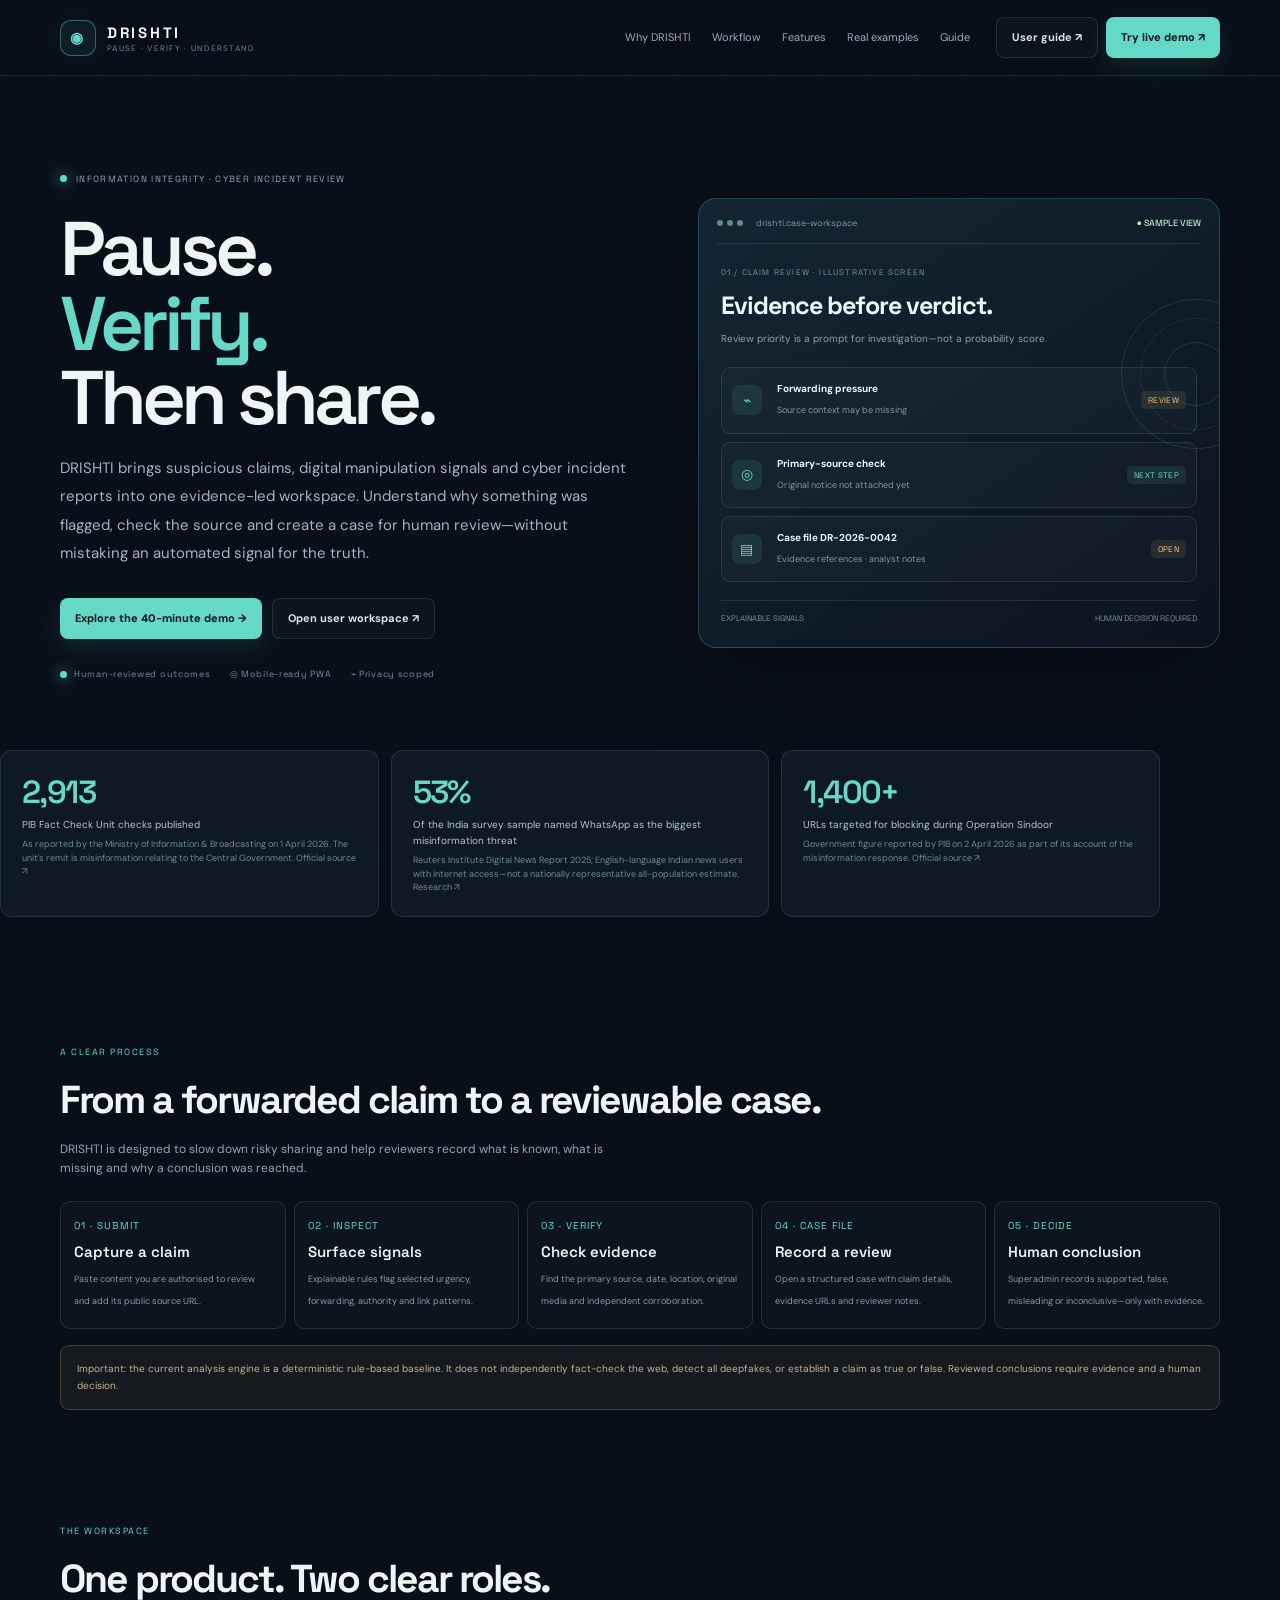
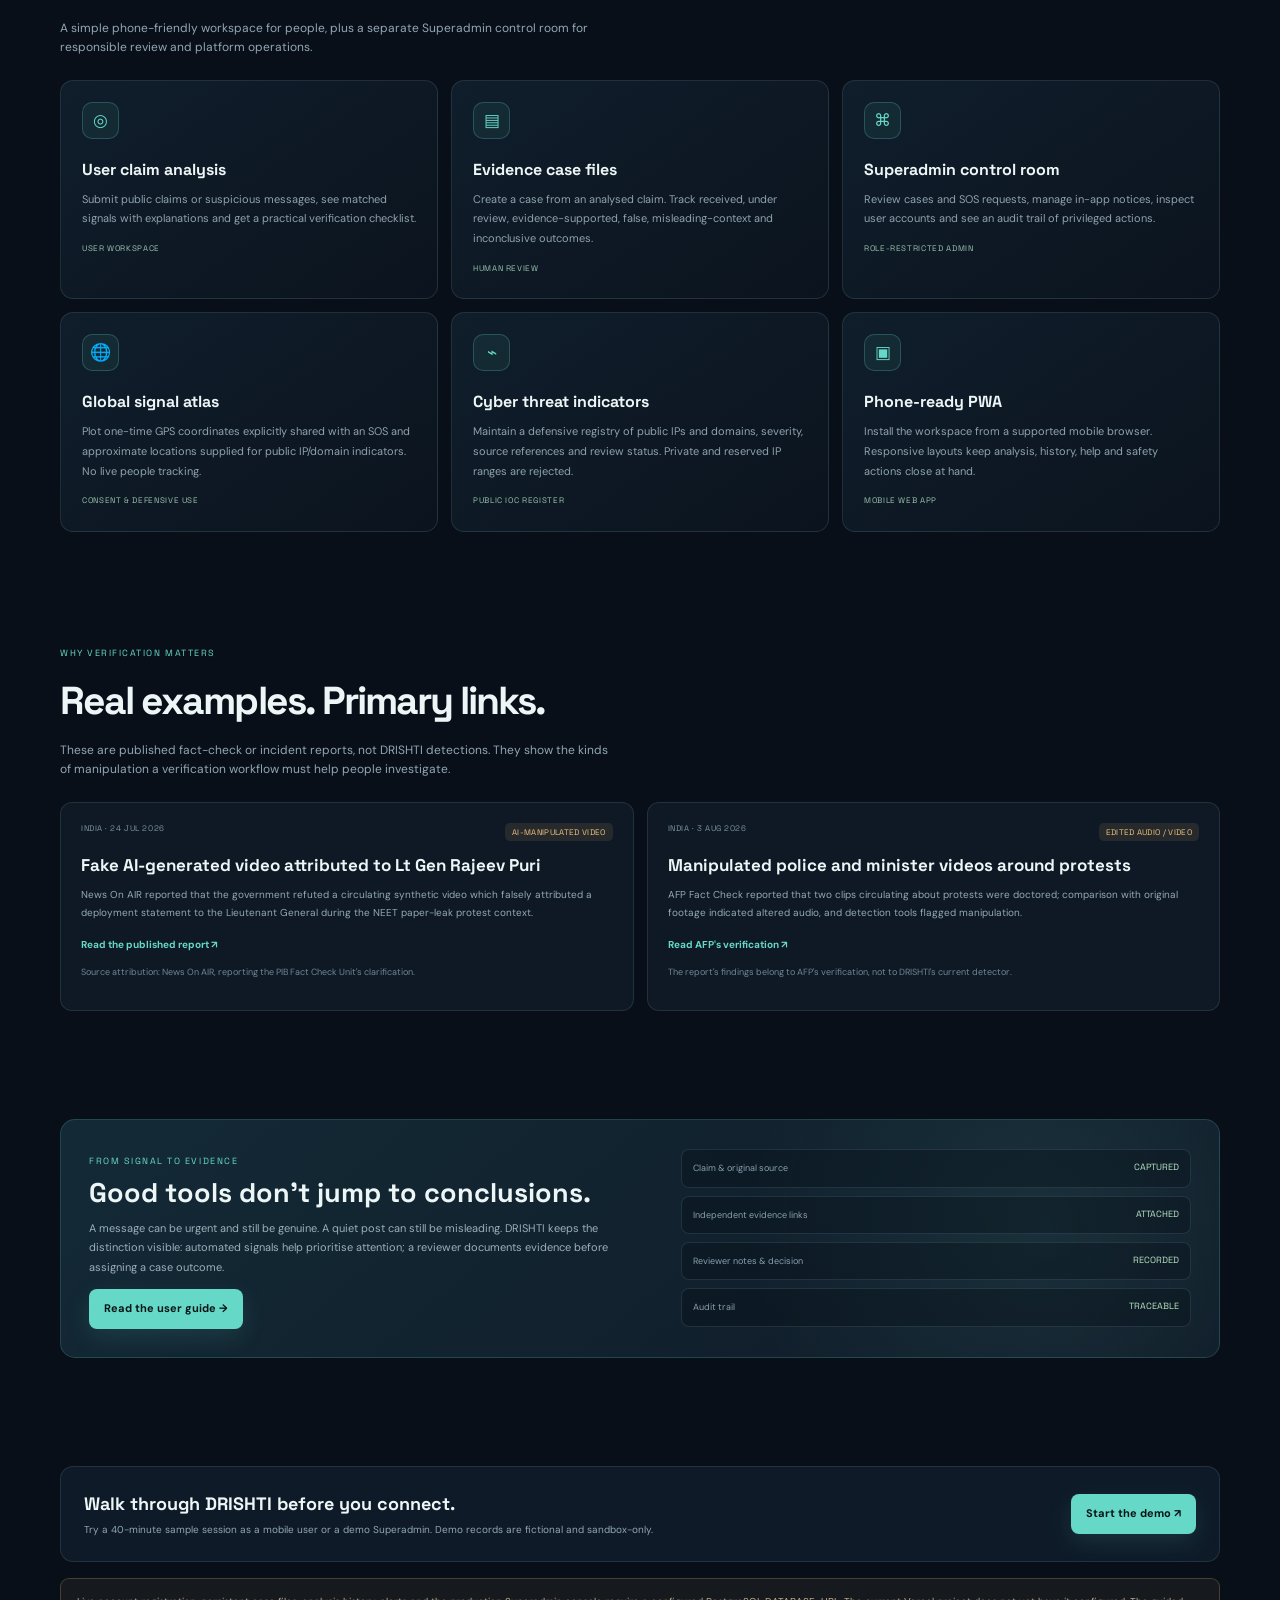
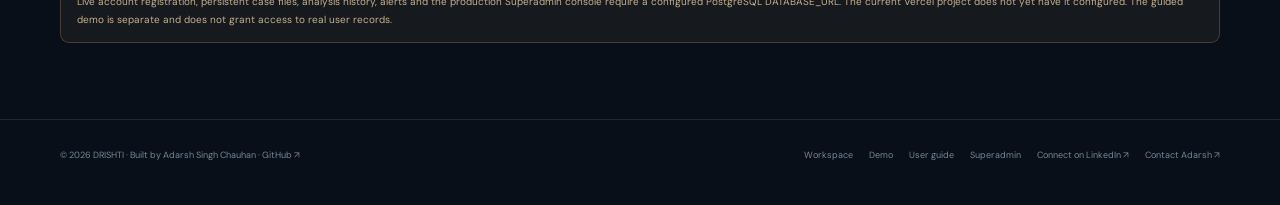
<file: index.html>
<!doctype html>
<html lang="en">
<head>
<meta charset="utf-8"><meta name="viewport" content="width=device-width,initial-scale=1">
<meta name="theme-color" content="#090f19">
<meta name="description" content="DRISHTI is a human-first information integrity and cyber incident review workspace. Inspect signals, verify sources and build evidence-led case files.">
<title>DRISHTI — Pause. Verify. Understand.</title>
<link rel="preconnect" href="https://fonts.googleapis.com"><link rel="preconnect" href="https://fonts.gstatic.com" crossorigin>
<link href="https://fonts.googleapis.com/css2?family=DM+Sans:wght@400;500;600;700&family=Space+Grotesk:wght@400;500;600;700&display=swap" rel="stylesheet">
<style>
:root{color-scheme:dark;--bg:#090f19;--panel:#101d2a;--panel2:#142536;--line:rgba(150,190,205,.15);--text:#edf6f6;--muted:#91a6b5;--teal:#66d8c7;--mint:#b8e3c2;--amber:#f0c27a;--purple:#a9a0df;--red:#ed9389}
*{box-sizing:border-box}html{scroll-behavior:smooth;scroll-padding-top:88px}body{margin:0;background:var(--bg);color:var(--text);font:14px/1.6 "DM Sans",sans-serif;overflow-x:hidden}
body:before{content:"";position:fixed;inset:0;z-index:-1;opacity:.17;background-image:linear-gradient(rgba(143,190,202,.1) 1px,transparent 1px),linear-gradient(90deg,rgba(143,190,202,.1) 1px,transparent 1px);background-size:48px 48px;mask-image:linear-gradient(to bottom,#000,transparent 78%)}
a{color:inherit;text-decoration:none}button{font:inherit}.wrap{width:min(1160px,calc(100% - 42px));margin:auto}.nav{height:76px;position:sticky;top:0;z-index:20;background:rgba(9,15,25,.88);backdrop-filter:blur(18px);border-bottom:1px solid var(--line)}.nav-in{height:100%;display:flex;align-items:center;gap:26px}.brand{display:flex;align-items:center;gap:11px;font:700 15px "Space Grotesk";letter-spacing:.18em}.brand-mark{width:36px;height:36px;display:grid;place-items:center;border:1px solid rgba(102,216,199,.4);border-radius:11px;color:var(--teal);background:rgba(102,216,199,.08);box-shadow:0 0 26px rgba(102,216,199,.08)}.brand small{display:block;color:#6e8798;font:8px "DM Sans";letter-spacing:.16em;margin-top:1px}.nav-links{margin-left:auto;display:flex;gap:21px;color:#9aadb8;font-size:11px}.nav-links a:hover{color:var(--teal)}.nav-actions{display:flex;gap:8px}.btn{display:inline-flex;align-items:center;justify-content:center;gap:9px;padding:11px 15px;border-radius:8px;font-size:11px;font-weight:700;transition:transform .2s,border-color .2s,box-shadow .2s}.btn:hover{transform:translateY(-2px)}.primary{background:var(--teal);color:#071516;box-shadow:0 8px 25px rgba(102,216,199,.13)}.outline{border:1px solid var(--line);color:#d8e5e7;background:rgba(255,255,255,.025)}.outline:hover{border-color:rgba(102,216,199,.5)}.hero{padding:90px 0 70px;display:grid;grid-template-columns:1.05fr .95fr;gap:60px;align-items:center;min-height:620px}.eyebrow{display:inline-flex;align-items:center;gap:9px;color:#8aa4b2;font:9px "Space Grotesk";letter-spacing:.15em}.dot{width:7px;height:7px;border-radius:50%;background:var(--teal);box-shadow:0 0 14px var(--teal);animation:pulse 2.2s infinite}@keyframes pulse{50%{opacity:.38;box-shadow:0 0 2px var(--teal)}}h1,h2,h3{font-family:"Space Grotesk",sans-serif}h1{margin:24px 0 18px;font-size:clamp(46px,6.2vw,76px);letter-spacing:-.065em;line-height:.98;font-weight:600}.glow{color:var(--teal)}.hero p{max-width:570px;color:#a1b4bf;font-size:15px;line-height:1.9}.hero-actions{display:flex;gap:10px;flex-wrap:wrap;margin-top:30px}.hero-meta{display:flex;gap:19px;flex-wrap:wrap;margin-top:29px;color:#748d9c;font:9px "Space Grotesk";letter-spacing:.08em}.hero-meta span{display:flex;align-items:center;gap:7px}.mini-console{position:relative;min-height:410px;padding:18px;border:1px solid rgba(102,216,199,.22);border-radius:18px;background:linear-gradient(145deg,rgba(20,39,52,.96),rgba(12,20,31,.96));box-shadow:0 30px 90px rgba(0,0,0,.3);overflow:hidden;animation:float 6s ease-in-out infinite}@keyframes float{50%{transform:translateY(-9px)}}.console-top{display:flex;align-items:center;gap:7px;padding-bottom:14px;border-bottom:1px solid var(--line);color:#8298a5;font:9px "Space Grotesk"}.lights{display:flex;gap:4px;margin-right:6px}.lights i{width:6px;height:6px;background:#638a83;border-radius:50%}.console-top b{margin-left:auto;color:var(--mint);font-weight:500}.console-body{padding:23px 4px 6px}.console-eyebrow{color:#7492a1;font:8px "Space Grotesk";letter-spacing:.15em}.console-body h3{font-size:25px;margin:8px 0 4px;letter-spacing:-.04em}.console-body p{font-size:10px;color:#8da1ac;margin:0 0 19px}.signal-line{display:grid;grid-template-columns:35px 1fr auto;gap:10px;align-items:center;padding:13px 10px;border:1px solid var(--line);border-radius:9px;margin:8px 0;background:rgba(255,255,255,.025)}.signal-icon{width:30px;height:30px;display:grid;place-items:center;border-radius:8px;background:rgba(102,216,199,.1);color:var(--teal)}.signal-line b{display:block;font-size:10px}.signal-line small{color:#8296a2;font-size:9px}.pill{padding:4px 7px;border-radius:5px;font:8px "Space Grotesk";letter-spacing:.04em;background:rgba(240,194,122,.1);color:var(--amber)}.pill.teal{background:rgba(102,216,199,.1);color:var(--teal)}.console-foot{display:flex;justify-content:space-between;gap:10px;margin-top:18px;padding-top:12px;border-top:1px solid var(--line);color:#748d9a;font:8px "Space Grotesk"}.orb{position:absolute;width:150px;height:150px;border:1px solid rgba(102,216,199,.14);border-radius:50%;right:-52px;top:100px}.orb:before,.orb:after{content:"";position:absolute;inset:18px;border:1px dashed rgba(102,216,199,.15);border-radius:50%}.orb:after{inset:42px;border-style:solid}
.stats{display:grid;grid-template-columns:repeat(3,1fr);gap:12px;margin:0 0 90px}.stat{padding:21px;border:1px solid var(--line);border-radius:12px;background:rgba(17,30,43,.74)}.stat strong{display:block;color:var(--teal);font:600 32px "Space Grotesk";letter-spacing:-.05em}.stat p{margin:5px 0;color:#b5c5cc;font-size:10px}.stat small{display:block;color:#718895;font-size:9px;line-height:1.5}.section{padding:32px 0 76px}.section-head{display:flex;justify-content:space-between;align-items:end;gap:20px;margin-bottom:23px}.kicker{color:var(--teal);font:9px "Space Grotesk";letter-spacing:.17em}.section-head h2{font-size:clamp(27px,4vw,39px);letter-spacing:-.05em;margin:8px 0}.section-head p{color:var(--muted);font-size:12px;max-width:560px;margin:0}.feature-grid{display:grid;grid-template-columns:repeat(3,1fr);gap:13px}.feature{padding:21px;border:1px solid var(--line);border-radius:13px;background:linear-gradient(145deg,rgba(17,31,45,.92),rgba(12,20,30,.92));transition:transform .22s,border-color .22s}.feature:hover{transform:translateY(-4px);border-color:rgba(102,216,199,.3)}.feature-icon{width:37px;height:37px;display:grid;place-items:center;border:1px solid rgba(102,216,199,.25);border-radius:10px;color:var(--teal);background:rgba(102,216,199,.07);font-size:17px}.feature h3{margin:18px 0 7px;font-size:16px}.feature p{margin:0;color:#8fa3ae;font-size:11px;line-height:1.8}.feature .tag{display:inline-block;margin-top:14px;color:#9bc4ad;font:8px "Space Grotesk";letter-spacing:.08em}
.flow{display:grid;grid-template-columns:repeat(5,1fr);gap:8px;align-items:stretch}.flow-step{padding:17px 13px;border:1px solid var(--line);border-radius:10px;background:rgba(255,255,255,.025)}.flow-step b{display:block;color:var(--teal);font:10px "Space Grotesk";letter-spacing:.1em}.flow-step strong{display:block;margin:10px 0 5px;font:600 15px "Space Grotesk"}.flow-step span{color:#849aa7;font-size:9px;line-height:1.7}
.incidents{display:grid;grid-template-columns:repeat(2,1fr);gap:13px}.incident{padding:20px;border:1px solid var(--line);border-radius:12px;background:rgba(17,29,42,.78)}.incident-meta{display:flex;justify-content:space-between;gap:10px;color:#7e95a2;font:8px "Space Grotesk";letter-spacing:.07em}.incident h3{font-size:17px;line-height:1.3;margin:13px 0 8px}.incident p{color:#94a9b5;font-size:10px;line-height:1.8}.incident a{color:var(--teal);font-size:10px;font-weight:700}.incident .caveat{color:#6f8795;font-size:9px;margin-top:10px}
.case-banner{display:grid;grid-template-columns:1fr .9fr;gap:25px;align-items:center;padding:28px;border:1px solid rgba(102,216,199,.19);border-radius:15px;background:radial-gradient(circle at 85% 45%,rgba(102,216,199,.1),transparent 30%),linear-gradient(140deg,#132a36,#101a27)}.case-banner h2{font-size:27px;line-height:1.1;margin:8px 0}.case-banner p{color:#9cb0bb;font-size:11px;line-height:1.8}.evidence-stack{display:grid;gap:8px}.evidence-row{padding:11px;border:1px solid var(--line);border-radius:8px;background:rgba(6,15,24,.36);display:flex;justify-content:space-between;gap:12px;font-size:9px}.evidence-row span{color:#88a0ad}.evidence-row b{color:var(--mint);font:9px "Space Grotesk"}
.notice{padding:14px 16px;border:1px solid rgba(240,194,122,.22);border-radius:9px;background:rgba(240,194,122,.055);color:#c6b18e;font-size:10px;line-height:1.75;margin-top:16px}
.demo-strip{display:flex;justify-content:space-between;align-items:center;gap:20px;padding:23px;border:1px solid var(--line);border-radius:13px;background:rgba(18,32,46,.7)}.demo-strip h3{font-size:18px;margin:0 0 4px}.demo-strip p{font-size:10px;color:var(--muted);margin:0}
.footer{border-top:1px solid var(--line);padding:28px 0 42px;color:#718895;font-size:9px}.footer-in{display:flex;justify-content:space-between;gap:20px;align-items:center}.footer-links{display:flex;gap:16px}.footer a:hover{color:var(--teal)}
.reveal{opacity:0;transform:translateY(16px);transition:opacity .65s,transform .65s}.reveal.show{opacity:1;transform:translateY(0)}
@media(max-width:860px){.hero{grid-template-columns:1fr;gap:35px;padding-top:65px}.mini-console{max-width:600px;width:100%;margin:auto}.feature-grid{grid-template-columns:repeat(2,1fr)}.case-banner{grid-template-columns:1fr}.flow{grid-template-columns:repeat(3,1fr)}.nav-links{gap:12px}}
@media(max-width:620px){.wrap{width:calc(100% - 28px)}.nav{height:66px}.nav-links{display:none}.nav-actions{margin-left:auto}.nav-actions .outline{display:none}.hero{padding:55px 0 52px;min-height:unset}.hero h1{font-size:49px}.hero p{font-size:13px}.hero-actions .btn{flex:1}.mini-console{min-height:360px;padding:14px}.console-body h3{font-size:21px}.stats{grid-template-columns:1fr;gap:8px;margin-bottom:55px}.stat{padding:15px}.stat strong{font-size:27px}.section{padding-bottom:53px}.section-head{display:block}.section-head p{margin-top:8px}.feature-grid,.incidents{grid-template-columns:1fr}.flow{grid-template-columns:1fr 1fr}.flow-step{padding:13px}.demo-strip{display:block}.demo-strip .btn{margin-top:14px;width:100%}.footer-in{display:block}.footer-links{margin-top:14px;flex-wrap:wrap}}
@media(prefers-reduced-motion:reduce){*,*::before,*::after{animation:none!important;transition:none!important;scroll-behavior:auto!important}.reveal{opacity:1;transform:none}}
</style>
</head>
<body>
<header class="nav"><div class="wrap nav-in">
<a class="brand" href="#"><span class="brand-mark">◉</span><span>DRISHTI<small>PAUSE · VERIFY · UNDERSTAND</small></span></a>
<nav class="nav-links"><a href="#why">Why DRISHTI</a><a href="#workflow">Workflow</a><a href="#features">Features</a><a href="#incidents">Real examples</a><a href="./frontend/guide.html">Guide</a></nav>
<div class="nav-actions"><a class="btn outline" href="./frontend/guide.html">User guide ↗</a><a class="btn primary" href="./frontend/demo.html">Try live demo ↗</a></div>
</div></header>
<main>
<section class="wrap hero" id="top">
<div>
<span class="eyebrow"><i class="dot"></i> INFORMATION INTEGRITY · CYBER INCIDENT REVIEW</span>
<h1>Pause.<br><span class="glow">Verify.</span><br>Then share.</h1>
<p>DRISHTI brings suspicious claims, digital manipulation signals and cyber incident reports into one evidence-led workspace. Understand why something was flagged, check the source and create a case for human review—without mistaking an automated signal for the truth.</p>
<div class="hero-actions"><a class="btn primary" href="./frontend/demo.html">Explore the 40-minute demo →</a><a class="btn outline" href="./frontend/">Open user workspace ↗</a></div>
<div class="hero-meta"><span><i class="dot"></i> Human-reviewed outcomes</span><span>◎ Mobile-ready PWA</span><span>⌁ Privacy scoped</span></div>
</div>
<div class="mini-console">
<div class="orb"></div><div class="console-top"><div class="lights"><i></i><i></i><i></i></div>drishti.case-workspace <b>● SAMPLE VIEW</b></div>
<div class="console-body"><div class="console-eyebrow">01 / CLAIM REVIEW · ILLUSTRATIVE SCREEN</div><h3>Evidence before verdict.</h3><p>Review priority is a prompt for investigation—not a probability score.</p>
<div class="signal-line"><span class="signal-icon">⌁</span><span><b>Forwarding pressure</b><small>Source context may be missing</small></span><span class="pill">REVIEW</span></div>
<div class="signal-line"><span class="signal-icon">◎</span><span><b>Primary-source check</b><small>Original notice not attached yet</small></span><span class="pill teal">NEXT STEP</span></div>
<div class="signal-line"><span class="signal-icon">▤</span><span><b>Case file DR-2026-0042</b><small>Evidence references · analyst notes</small></span><span class="pill">OPEN</span></div>
<div class="console-foot"><span>EXPLAINABLE SIGNALS</span><span>HUMAN DECISION REQUIRED</span></div></div>
</div>
</section>

<section class="wrap stats" id="why">
<article class="stat reveal"><strong>2,913</strong><p>PIB Fact Check Unit checks published</p><small>As reported by the Ministry of Information & Broadcasting on 1 April 2026. The unit's remit is misinformation relating to the Central Government. <a href="https://www.pib.gov.in/PressReleasePage.aspx?PRID=2247720&amp;lang=1&amp;reg=1" target="_blank" rel="noreferrer">Official source ↗</a></small></article>
<article class="stat reveal"><strong>53%</strong><p>Of the India survey sample named WhatsApp as the biggest misinformation threat</p><small>Reuters Institute Digital News Report 2025; English-language Indian news users with internet access—not a nationally representative all-population estimate. <a href="https://reutersinstitute.politics.ox.ac.uk/digital-news-report/2025/india" target="_blank" rel="noreferrer">Research ↗</a></small></article>
<article class="stat reveal"><strong>1,400+</strong><p>URLs targeted for blocking during Operation Sindoor</p><small>Government figure reported by PIB on 2 April 2026 as part of its account of the misinformation response. <a href="https://www.pib.gov.in/PressReleasePage.aspx?PRID=2248361&amp;lang=1&amp;reg=3" target="_blank" rel="noreferrer">Official source ↗</a></small></article>
</section>

<section class="wrap section" id="workflow">
<div class="section-head"><div><span class="kicker">A CLEAR PROCESS</span><h2>From a forwarded claim to a reviewable case.</h2><p>DRISHTI is designed to slow down risky sharing and help reviewers record what is known, what is missing and why a conclusion was reached.</p></div></div>
<div class="flow">
<div class="flow-step reveal"><b>01 · SUBMIT</b><strong>Capture a claim</strong><span>Paste content you are authorised to review and add its public source URL.</span></div>
<div class="flow-step reveal"><b>02 · INSPECT</b><strong>Surface signals</strong><span>Explainable rules flag selected urgency, forwarding, authority and link patterns.</span></div>
<div class="flow-step reveal"><b>03 · VERIFY</b><strong>Check evidence</strong><span>Find the primary source, date, location, original media and independent corroboration.</span></div>
<div class="flow-step reveal"><b>04 · CASE FILE</b><strong>Record a review</strong><span>Open a structured case with claim details, evidence URLs and reviewer notes.</span></div>
<div class="flow-step reveal"><b>05 · DECIDE</b><strong>Human conclusion</strong><span>Superadmin records supported, false, misleading or inconclusive—only with evidence.</span></div>
</div>
<div class="notice">Important: the current analysis engine is a deterministic rule-based baseline. It does not independently fact-check the web, detect all deepfakes, or establish a claim as true or false. Reviewed conclusions require evidence and a human decision.</div>
</section>

<section class="wrap section" id="features">
<div class="section-head"><div><span class="kicker">THE WORKSPACE</span><h2>One product. Two clear roles.</h2><p>A simple phone-friendly workspace for people, plus a separate Superadmin control room for responsible review and platform operations.</p></div></div>
<div class="feature-grid">
<article class="feature reveal"><span class="feature-icon">◎</span><h3>User claim analysis</h3><p>Submit public claims or suspicious messages, see matched signals with explanations and get a practical verification checklist.</p><span class="tag">USER WORKSPACE</span></article>
<article class="feature reveal"><span class="feature-icon">▤</span><h3>Evidence case files</h3><p>Create a case from an analysed claim. Track received, under review, evidence-supported, false, misleading-context and inconclusive outcomes.</p><span class="tag">HUMAN REVIEW</span></article>
<article class="feature reveal"><span class="feature-icon">⌘</span><h3>Superadmin control room</h3><p>Review cases and SOS requests, manage in-app notices, inspect user accounts and see an audit trail of privileged actions.</p><span class="tag">ROLE-RESTRICTED ADMIN</span></article>
<article class="feature reveal"><span class="feature-icon">🌐</span><h3>Global signal atlas</h3><p>Plot one-time GPS coordinates explicitly shared with an SOS and approximate locations supplied for public IP/domain indicators. No live people tracking.</p><span class="tag">CONSENT & DEFENSIVE USE</span></article>
<article class="feature reveal"><span class="feature-icon">⌁</span><h3>Cyber threat indicators</h3><p>Maintain a defensive registry of public IPs and domains, severity, source references and review status. Private and reserved IP ranges are rejected.</p><span class="tag">PUBLIC IOC REGISTER</span></article>
<article class="feature reveal"><span class="feature-icon">▣</span><h3>Phone-ready PWA</h3><p>Install the workspace from a supported mobile browser. Responsive layouts keep analysis, history, help and safety actions close at hand.</p><span class="tag">MOBILE WEB APP</span></article>
</div>
</section>

<section class="wrap section" id="incidents">
<div class="section-head"><div><span class="kicker">WHY VERIFICATION MATTERS</span><h2>Real examples. Primary links.</h2><p>These are published fact-check or incident reports, not DRISHTI detections. They show the kinds of manipulation a verification workflow must help people investigate.</p></div></div>
<div class="incidents">
<article class="incident reveal"><div class="incident-meta"><span>INDIA · 24 JUL 2026</span><span class="pill">AI-MANIPULATED VIDEO</span></div><h3>Fake AI-generated video attributed to Lt Gen Rajeev Puri</h3><p>News On AIR reported that the government refuted a circulating synthetic video which falsely attributed a deployment statement to the Lieutenant General during the NEET paper-leak protest context.</p><a href="https://newsonair.gov.in/government-debunks-fake-ai-generated-video-of-lt-gen-rajeev-puri/" target="_blank" rel="noreferrer">Read the published report ↗</a><p class="caveat">Source attribution: News On AIR, reporting the PIB Fact Check Unit's clarification.</p></article>
<article class="incident reveal"><div class="incident-meta"><span>INDIA · 3 AUG 2026</span><span class="pill">EDITED AUDIO / VIDEO</span></div><h3>Manipulated police and minister videos around protests</h3><p>AFP Fact Check reported that two clips circulating about protests were doctored; comparison with original footage indicated altered audio, and detection tools flagged manipulation.</p><a href="https://factcheck.afp.com/doc.afp.com.C3KH4KF" target="_blank" rel="noreferrer">Read AFP's verification ↗</a><p class="caveat">The report's findings belong to AFP's verification, not to DRISHTI's current detector.</p></article>
</div>
</section>

<section class="wrap section">
<div class="case-banner reveal"><div><span class="kicker">FROM SIGNAL TO EVIDENCE</span><h2>Good tools don't jump to conclusions.</h2><p>A message can be urgent and still be genuine. A quiet post can still be misleading. DRISHTI keeps the distinction visible: automated signals help prioritise attention; a reviewer documents evidence before assigning a case outcome.</p><a class="btn primary" href="./frontend/guide.html">Read the user guide →</a></div><div class="evidence-stack"><div class="evidence-row"><span>Claim & original source</span><b>CAPTURED</b></div><div class="evidence-row"><span>Independent evidence links</span><b>ATTACHED</b></div><div class="evidence-row"><span>Reviewer notes & decision</span><b>RECORDED</b></div><div class="evidence-row"><span>Audit trail</span><b>TRACEABLE</b></div></div></div>
</section>

<section class="wrap section">
<div class="demo-strip reveal"><div><h3>Walk through DRISHTI before you connect.</h3><p>Try a 40-minute sample session as a mobile user or a demo Superadmin. Demo records are fictional and sandbox-only.</p></div><a class="btn primary" href="./frontend/demo.html">Start the demo ↗</a></div>
<div class="notice">Live account registration, persistent case files, analysis history, alerts and the production Superadmin console require a configured PostgreSQL DATABASE_URL. The current Vercel project does not yet have it configured. The guided demo is separate and does not grant access to real user records.</div>
</section>
</main>
<footer class="footer"><div class="wrap footer-in"><div>© 2026 DRISHTI · Built by Adarsh Singh Chauhan · <a href="https://github.com/Adarsh-Singh-Chauhan/dristhi" target="_blank" rel="noreferrer">GitHub ↗</a></div><div class="footer-links"><a href="./frontend/">Workspace</a><a href="./frontend/demo.html">Demo</a><a href="./frontend/guide.html">User guide</a><a href="./frontend/admin.html">Superadmin</a><a href="https://www.linkedin.com/in/adarsh-singh-5189b9283/" target="_blank" rel="noreferrer">Connect on LinkedIn ↗</a><a href="mailto:adarshsinghchauhan904@gmail.com?subject=DRISHTI%20Walkthrough">Contact Adarsh ↗</a></div></div></footer>
<script>
const observer=new IntersectionObserver(entries=>entries.forEach(entry=>{if(entry.isIntersecting){entry.target.classList.add("show");observer.unobserve(entry.target)}}),{threshold:.12});
document.querySelectorAll(".reveal").forEach(node=>observer.observe(node));
</script>
</body></html>
</file>
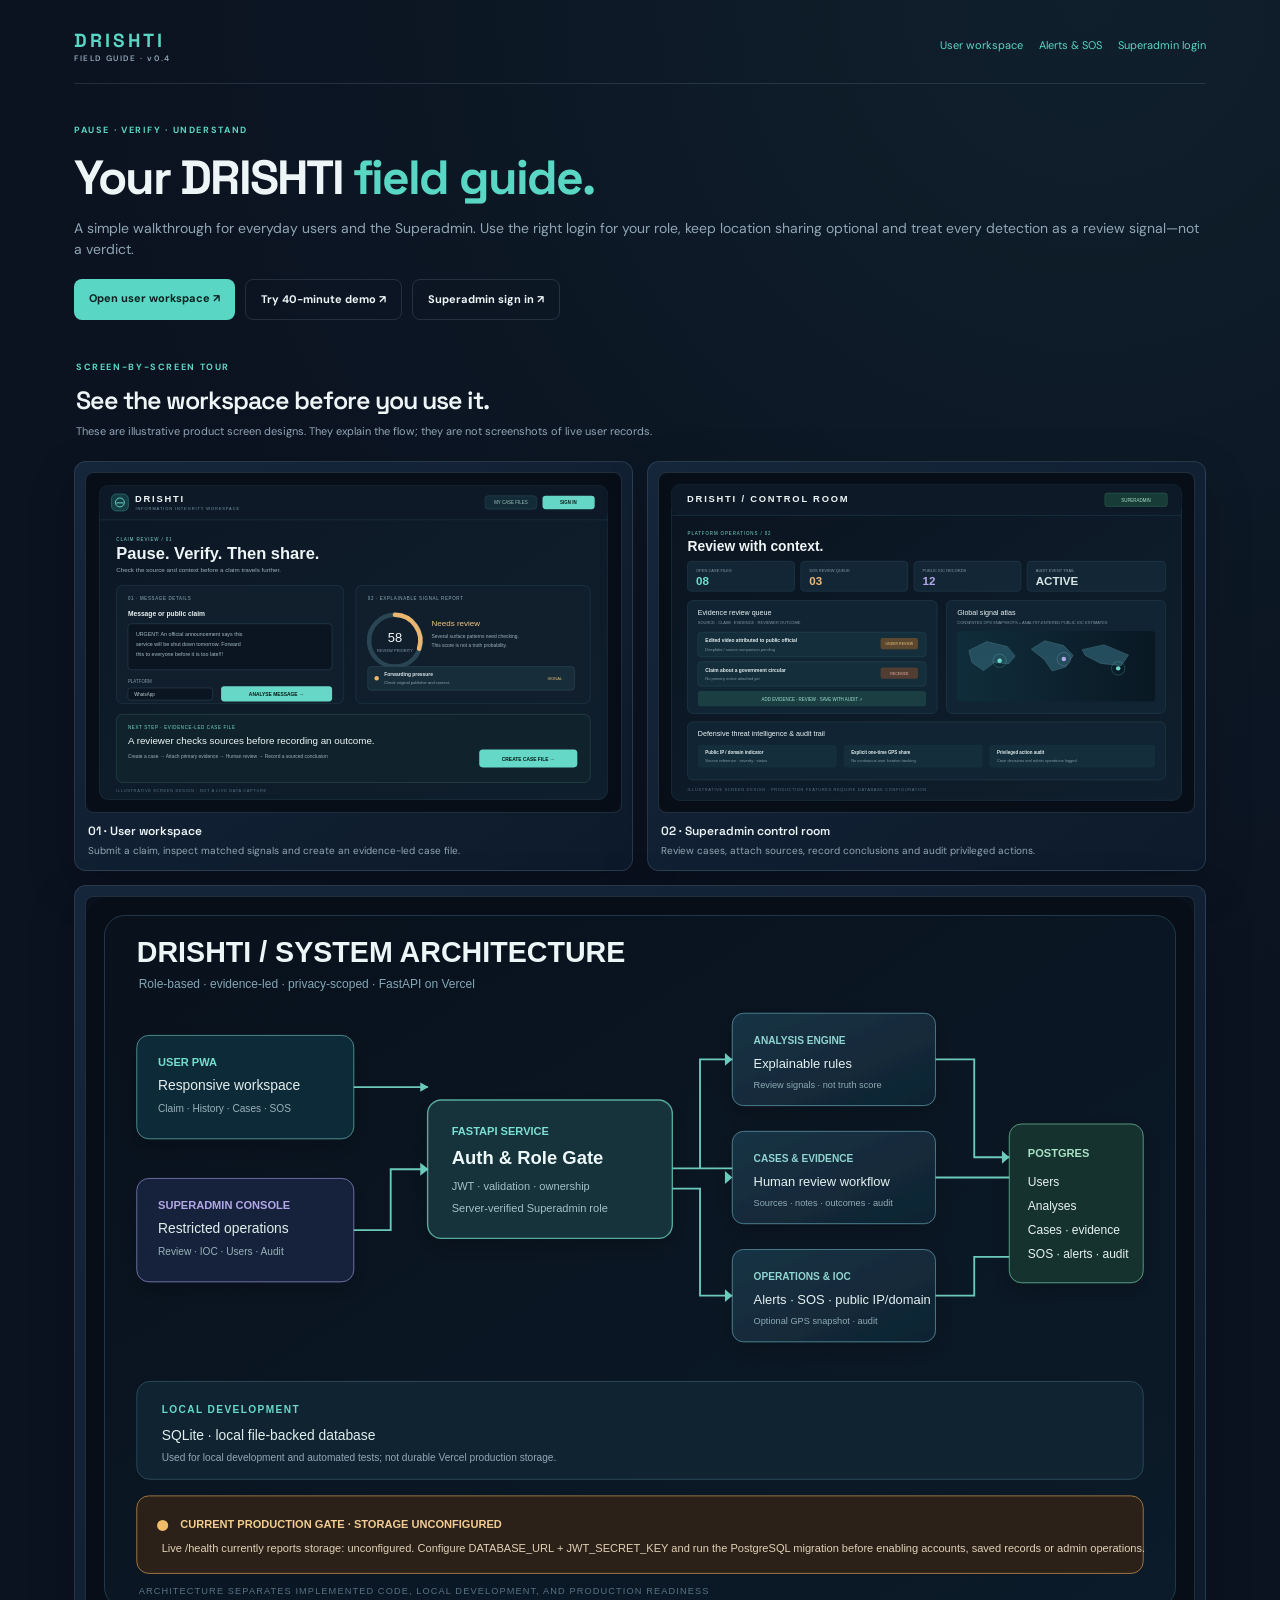
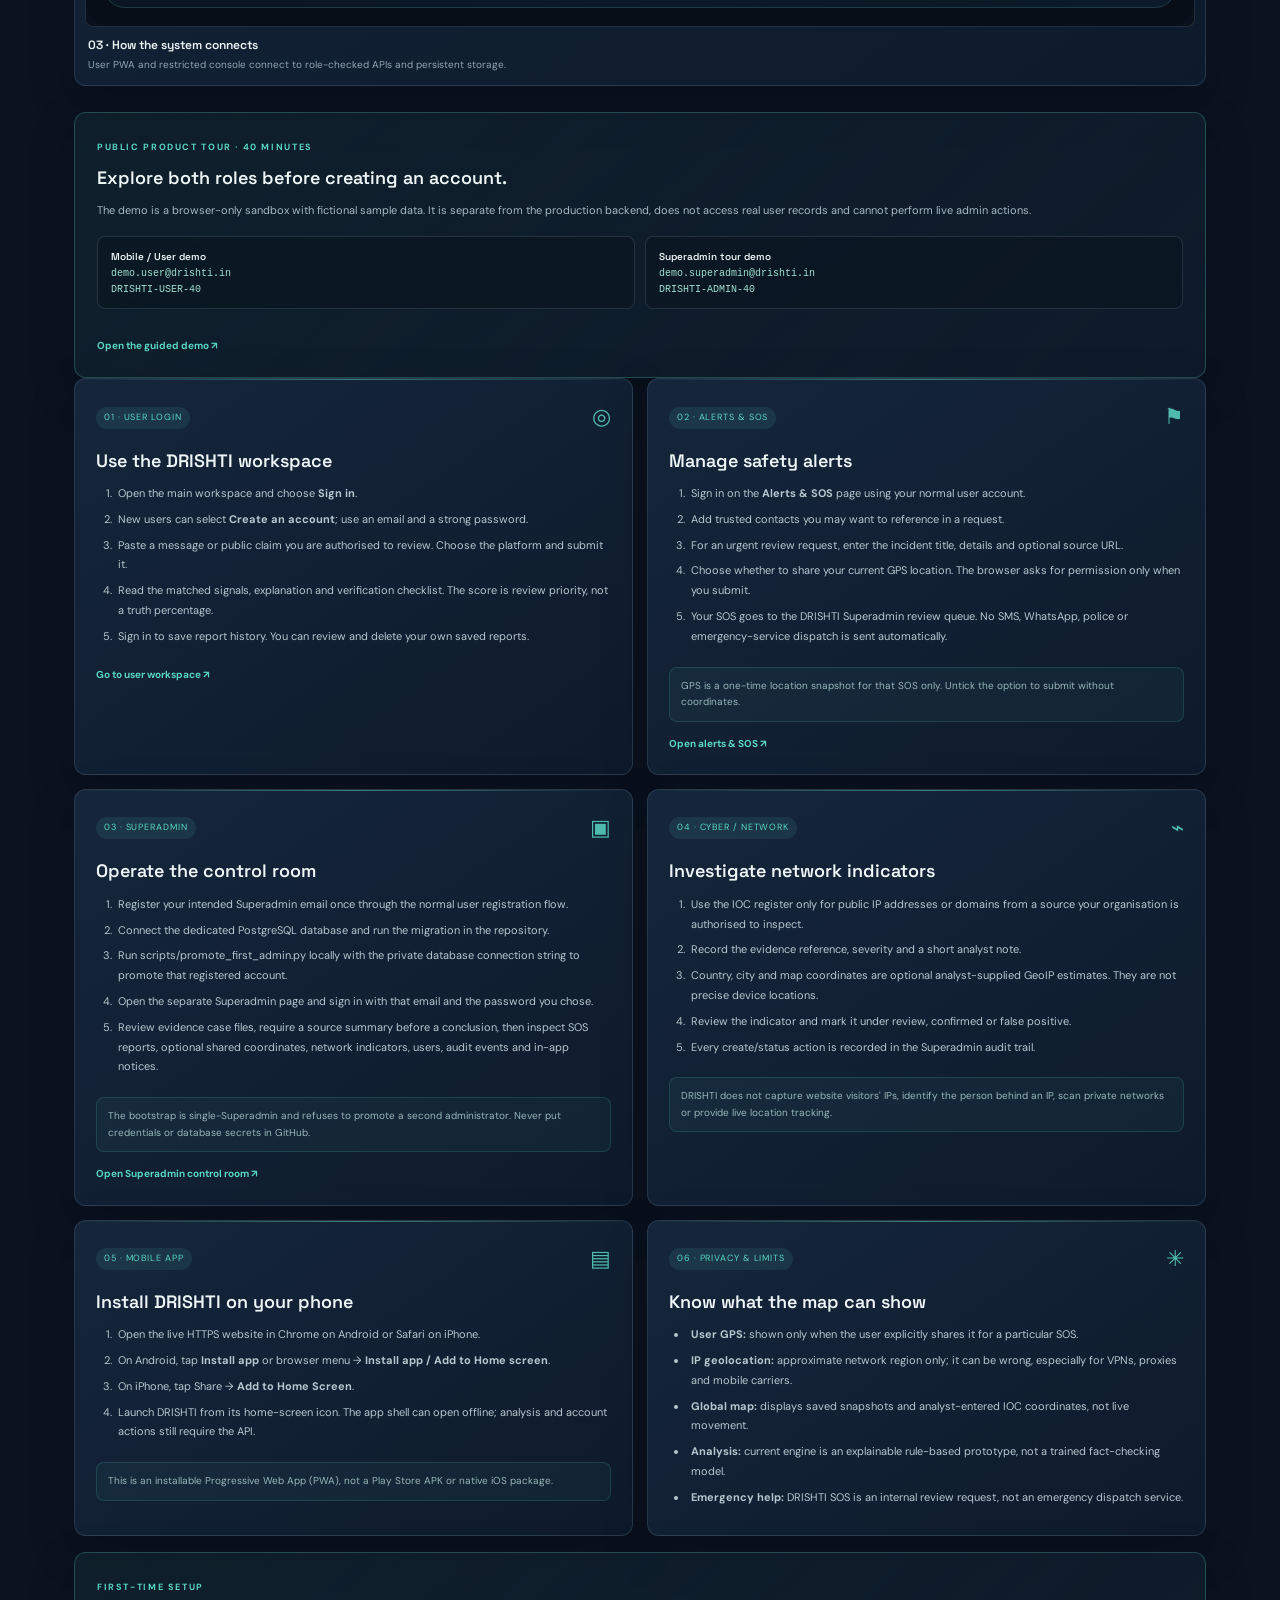
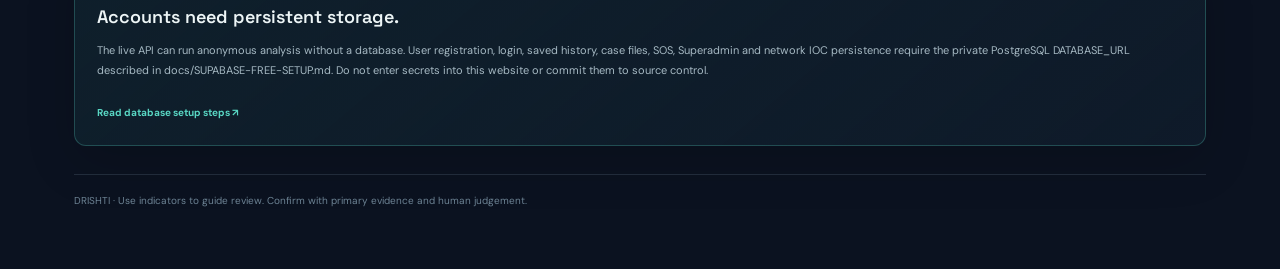
<file: frontend/guide.html>
<!doctype html>
<html lang="en">
<head>
  <meta charset="utf-8"><meta name="viewport" content="width=device-width,initial-scale=1">
  <meta name="theme-color" content="#0b1220"><title>DRISHTI — Quick User Guide</title>
  <link rel="manifest" href="/manifest.webmanifest"><link rel="icon" href="/icons/drishti-icon.svg" type="image/svg+xml">
  <link rel="preconnect" href="https://fonts.googleapis.com"><link rel="preconnect" href="https://fonts.gstatic.com" crossorigin>
  <link href="https://fonts.googleapis.com/css2?family=DM+Sans:wght@400;500;600;700&family=Space+Grotesk:wght@500;600;700&display=swap" rel="stylesheet">
  <link rel="stylesheet" href="operations.css">
</head>
<body><main class="shell guide-shell">
  <header class="top"><a class="brand" href="/">DRISHTI<small>FIELD GUIDE · v0.4</small></a><nav class="top-links"><a href="/frontend/">User workspace</a><a href="/alerts.html">Alerts & SOS</a><a href="/frontend/admin.html">Superadmin login</a></nav></header>
  <section class="intro guide-intro"><span class="eyebrow">PAUSE · VERIFY · UNDERSTAND</span><h1>Your DRISHTI <span style="color:var(--teal)">field guide.</span></h1><p>A simple walkthrough for everyday users and the Superadmin. Use the right login for your role, keep location sharing optional and treat every detection as a review signal—not a verdict.</p><div class="guide-actions"><a class="button" href="/frontend/">Open user workspace ↗</a><a class="button secondary" href="/frontend/demo.html">Try 40-minute demo ↗</a><a class="button secondary" href="/frontend/admin.html">Superadmin sign in ↗</a></div></section>
  <section class="guide-visuals">
    <div class="guide-visual-heading"><span class="eyebrow">SCREEN-BY-SCREEN TOUR</span><h2>See the workspace before you use it.</h2><p>These are illustrative product screen designs. They explain the flow; they are not screenshots of live user records.</p></div>
    <figure class="guide-screen panel"><img src="../docs/assets/user-workspace-screen.svg" alt="Illustrative DRISHTI user workspace showing message analysis, review-priority indicators and case file creation"><figcaption><b>01 · User workspace</b><span>Submit a claim, inspect matched signals and create an evidence-led case file.</span></figcaption></figure>
    <figure class="guide-screen panel"><img src="../docs/assets/superadmin-control-room.svg" alt="Illustrative DRISHTI Superadmin control room showing evidence review queue, global signal atlas and audit trail"><figcaption><b>02 · Superadmin control room</b><span>Review cases, attach sources, record conclusions and audit privileged actions.</span></figcaption></figure>
    <figure class="guide-screen panel"><img src="../docs/assets/architecture-overview.svg" alt="DRISHTI system architecture showing user PWA and Superadmin connected to FastAPI and PostgreSQL"><figcaption><b>03 · How the system connects</b><span>User PWA and restricted console connect to role-checked APIs and persistent storage.</span></figcaption></figure>
  </section>
  <section class="panel guide-callout">
    <span class="eyebrow">PUBLIC PRODUCT TOUR · 40 MINUTES</span><h2>Explore both roles before creating an account.</h2>
    <p>The demo is a browser-only sandbox with fictional sample data. It is separate from the production backend, does not access real user records and cannot perform live admin actions.</p>
    <div class="demo-credentials">
      <div><b>Mobile / User demo</b><code>demo.user@drishti.in</code><code>DRISHTI-USER-40</code></div>
      <div><b>Superadmin tour demo</b><code>demo.superadmin@drishti.in</code><code>DRISHTI-ADMIN-40</code></div>
    </div>
    <a class="guide-link" href="/demo.html">Open the guided demo ↗</a>
  </section>
  <section class="guide-grid">
    <article class="panel guide-card"><div class="guide-label"><span class="pill">01 · USER LOGIN</span><span class="guide-symbol">◎</span></div><h2>Use the DRISHTI workspace</h2><ol><li>Open the main workspace and choose <b>Sign in</b>.</li><li>New users can select <b>Create an account</b>; use an email and a strong password.</li><li>Paste a message or public claim you are authorised to review. Choose the platform and submit it.</li><li>Read the matched signals, explanation and verification checklist. The score is review priority, not a truth percentage.</li><li>Sign in to save report history. You can review and delete your own saved reports.</li></ol><a class="guide-link" href="/frontend/">Go to user workspace ↗</a></article>
    <article class="panel guide-card"><div class="guide-label"><span class="pill">02 · ALERTS & SOS</span><span class="guide-symbol">⚑</span></div><h2>Manage safety alerts</h2><ol><li>Sign in on the <b>Alerts & SOS</b> page using your normal user account.</li><li>Add trusted contacts you may want to reference in a request.</li><li>For an urgent review request, enter the incident title, details and optional source URL.</li><li>Choose whether to share your current GPS location. The browser asks for permission only when you submit.</li><li>Your SOS goes to the DRISHTI Superadmin review queue. No SMS, WhatsApp, police or emergency-service dispatch is sent automatically.</li></ol><p class="guide-note">GPS is a one-time location snapshot for that SOS only. Untick the option to submit without coordinates.</p><a class="guide-link" href="/alerts.html">Open alerts & SOS ↗</a></article>
    <article class="panel guide-card"><div class="guide-label"><span class="pill">03 · SUPERADMIN</span><span class="guide-symbol">▣</span></div><h2>Operate the control room</h2><ol><li>Register your intended Superadmin email once through the normal user registration flow.</li><li>Connect the dedicated PostgreSQL database and run the migration in the repository.</li><li>Run scripts/promote_first_admin.py locally with the private database connection string to promote that registered account.</li><li>Open the separate Superadmin page and sign in with that email and the password you chose.</li><li>Review evidence case files, require a source summary before a conclusion, then inspect SOS reports, optional shared coordinates, network indicators, users, audit events and in-app notices.</li></ol><p class="guide-note">The bootstrap is single-Superadmin and refuses to promote a second administrator. Never put credentials or database secrets in GitHub.</p><a class="guide-link" href="/admin.html">Open Superadmin control room ↗</a></article>
    <article class="panel guide-card"><div class="guide-label"><span class="pill">04 · CYBER / NETWORK</span><span class="guide-symbol">⌁</span></div><h2>Investigate network indicators</h2><ol><li>Use the IOC register only for public IP addresses or domains from a source your organisation is authorised to inspect.</li><li>Record the evidence reference, severity and a short analyst note.</li><li>Country, city and map coordinates are optional analyst-supplied GeoIP estimates. They are not precise device locations.</li><li>Review the indicator and mark it under review, confirmed or false positive.</li><li>Every create/status action is recorded in the Superadmin audit trail.</li></ol><p class="guide-note">DRISHTI does not capture website visitors' IPs, identify the person behind an IP, scan private networks or provide live location tracking.</p></article>
    <article class="panel guide-card"><div class="guide-label"><span class="pill">05 · MOBILE APP</span><span class="guide-symbol">▤</span></div><h2>Install DRISHTI on your phone</h2><ol><li>Open the live HTTPS website in Chrome on Android or Safari on iPhone.</li><li>On Android, tap <b>Install app</b> or browser menu → <b>Install app / Add to Home screen</b>.</li><li>On iPhone, tap Share → <b>Add to Home Screen</b>.</li><li>Launch DRISHTI from its home-screen icon. The app shell can open offline; analysis and account actions still require the API.</li></ol><p class="guide-note">This is an installable Progressive Web App (PWA), not a Play Store APK or native iOS package.</p></article>
    <article class="panel guide-card"><div class="guide-label"><span class="pill">06 · PRIVACY & LIMITS</span><span class="guide-symbol">✳</span></div><h2>Know what the map can show</h2><ul><li><b>User GPS:</b> shown only when the user explicitly shares it for a particular SOS.</li><li><b>IP geolocation:</b> approximate network region only; it can be wrong, especially for VPNs, proxies and mobile carriers.</li><li><b>Global map:</b> displays saved snapshots and analyst-entered IOC coordinates, not live movement.</li><li><b>Analysis:</b> current engine is an explainable rule-based prototype, not a trained fact-checking model.</li><li><b>Emergency help:</b> DRISHTI SOS is an internal review request, not an emergency dispatch service.</li></ul></article>
  </section>
  <section class="panel guide-callout"><span class="eyebrow">FIRST-TIME SETUP</span><h2>Accounts need persistent storage.</h2><p>The live API can run anonymous analysis without a database. User registration, login, saved history, case files, SOS, Superadmin and network IOC persistence require the private PostgreSQL DATABASE_URL described in docs/SUPABASE-FREE-SETUP.md. Do not enter secrets into this website or commit them to source control.</p><a class="guide-link" href="https://github.com/Adarsh-Singh-Chauhan/dristhi/blob/main/docs/SUPABASE-FREE-SETUP.md" target="_blank" rel="noreferrer">Read database setup steps ↗</a></section>
  <footer class="footer">DRISHTI · Use indicators to guide review. Confirm with primary evidence and human judgement.</footer>
</main></body></html>
</file>
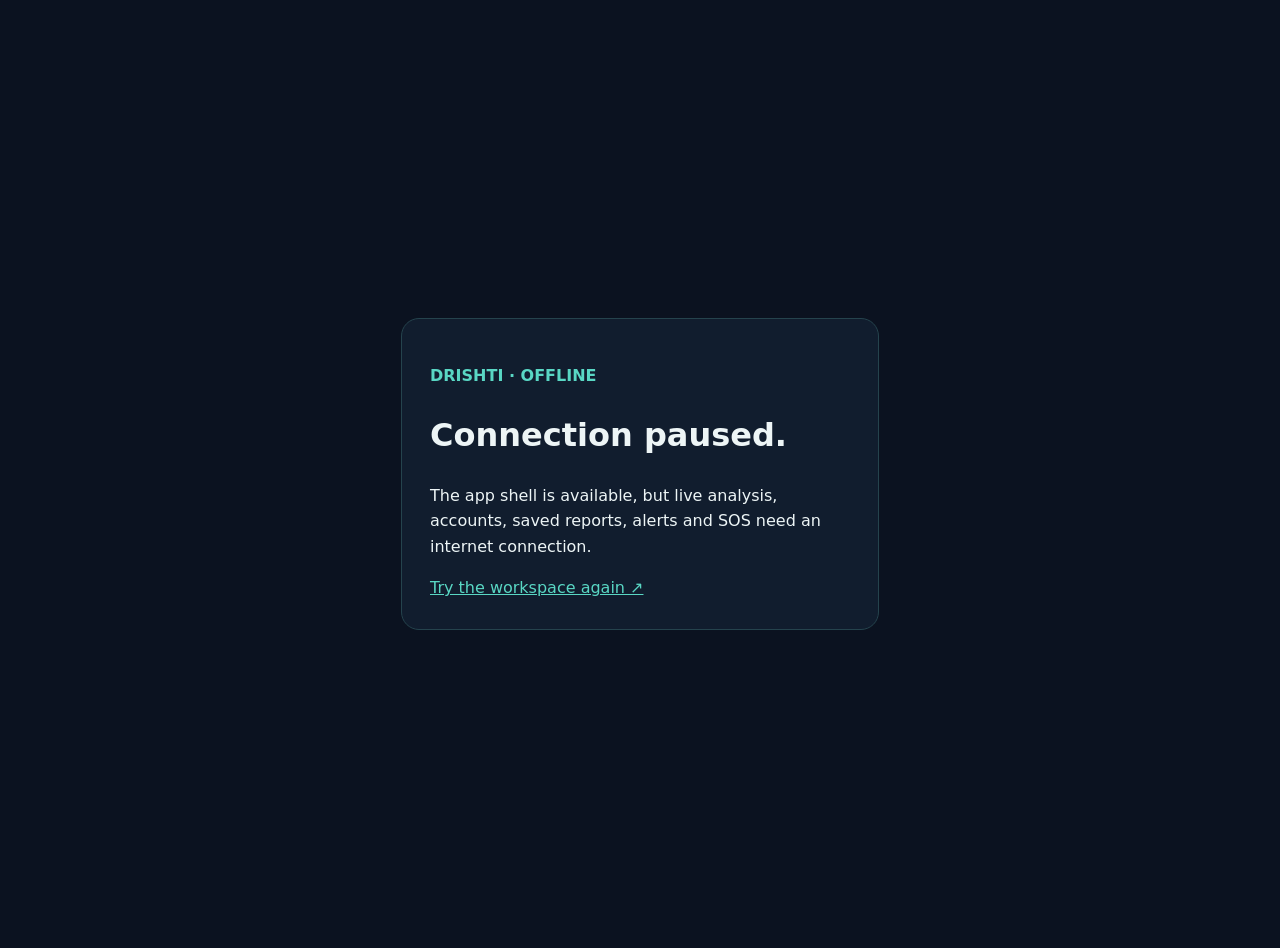
<file: frontend/offline.html>
<!doctype html><html lang="en"><head><meta charset="utf-8"><meta name="viewport" content="width=device-width,initial-scale=1"><meta name="theme-color" content="#0b1220"><title>DRISHTI — Offline</title><style>body{margin:0;min-height:100vh;display:grid;place-items:center;background:#0b1220;color:#edf5f6;font:16px/1.6 system-ui;padding:24px}.card{max-width:420px;border:1px solid #25434d;border-radius:18px;padding:28px;background:#111d2e}b{color:#59d7c4}a{color:#59d7c4}</style></head><body><main class="card"><p><b>DRISHTI · OFFLINE</b></p><h1>Connection paused.</h1><p>The app shell is available, but live analysis, accounts, saved reports, alerts and SOS need an internet connection.</p><a href="/">Try the workspace again ↗</a></main></body></html>
</file>
<file: frontend/operations.css>
:root{color-scheme:dark;--bg:#0b1220;--panel:#122137;--line:rgba(160,190,210,.16);--text:#edf5f6;--muted:#91a6b5;--teal:#59d7c4;--amber:#f1bd69;--red:#ef8b80}*{box-sizing:border-box}body{margin:0;background:radial-gradient(circle at 85% 0,rgba(42,122,118,.13),transparent 28%),var(--bg);color:var(--text);font:14px/1.55 "DM Sans",Arial,sans-serif}a{color:var(--teal);text-decoration:none}.shell{max-width:1180px;margin:auto;padding:28px 24px 60px}.top{display:flex;justify-content:space-between;align-items:center;gap:18px;padding-bottom:20px;border-bottom:1px solid var(--line)}.brand{font:700 19px "Space Grotesk",Arial,sans-serif;letter-spacing:.16em}.brand small{display:block;font:600 8px "DM Sans",Arial,sans-serif;letter-spacing:.2em;color:var(--muted)}.top-links{display:flex;gap:16px;flex-wrap:wrap;font-size:11px}.intro{padding:34px 0 20px}.eyebrow{font-size:9px;color:var(--teal);letter-spacing:.18em;font-weight:700}.intro h1{font:700 clamp(32px,5vw,48px)/1.08 "Space Grotesk",Arial,sans-serif;letter-spacing:-.04em;margin:12px 0 8px}.intro p,.muted{color:var(--muted)}.grid{display:grid;grid-template-columns:repeat(4,minmax(0,1fr));gap:12px}.stat,.panel,.card{background:linear-gradient(145deg,rgba(22,39,60,.96),rgba(14,27,44,.97));border:1px solid var(--line);border-radius:12px;box-shadow:0 16px 50px rgba(0,0,0,.16)}.stat{padding:18px}.stat span{display:block;color:var(--muted);font-size:10px}.stat strong{display:block;font:700 29px "Space Grotesk",Arial,sans-serif;margin-top:5px}.layout{display:grid;grid-template-columns:1.25fr .75fr;gap:15px;margin-top:16px}.panel{padding:20px;margin-top:16px}.panel h2{font:600 17px "Space Grotesk",Arial,sans-serif;margin:0 0 4px}.panel-head{display:flex;justify-content:space-between;align-items:center;gap:10px;margin-bottom:15px}.card{padding:15px;margin:11px 0;background:rgba(7,17,29,.5);box-shadow:none}.card h3{font:600 14px "Space Grotesk",Arial,sans-serif;margin:0}.meta{color:var(--muted);font-size:10px;margin:5px 0 10px}.card p{white-space:pre-wrap;overflow-wrap:anywhere;color:#c6d5dc;font-size:12px}.form-grid{display:grid;gap:11px}.row{display:grid;grid-template-columns:1fr 1fr;gap:11px}label{display:block;color:#b9cbd3;font-size:10px;font-weight:700;margin-bottom:6px}input,textarea,select{width:100%;border:1px solid var(--line);border-radius:8px;background:#0b1727;color:var(--text);padding:11px;font:inherit;font-size:12px;outline:none}textarea{min-height:108px;resize:vertical}input:focus,textarea:focus,select:focus{border-color:var(--teal);box-shadow:0 0 0 3px rgba(89,215,196,.08)}.button{border:0;border-radius:8px;background:var(--teal);color:#09201e;font-weight:700;padding:11px 15px;font-size:11px;cursor:pointer}.button.secondary{background:transparent;color:var(--text);border:1px solid var(--line)}.button.warning{background:var(--amber)}.button.danger{background:var(--red)}.actions{display:flex;gap:8px;flex-wrap:wrap;margin-top:12px}.msg{font-size:11px;color:var(--amber);min-height:18px;margin:8px 0 0}.hidden{display:none!important}.empty{border:1px dashed var(--line);border-radius:9px;padding:22px;text-align:center;color:var(--muted);font-size:11px}.pill{display:inline-block;padding:4px 8px;border-radius:99px;background:rgba(89,215,196,.1);color:var(--teal);font-size:9px;text-transform:uppercase;letter-spacing:.1em}.pill.high,.pill.urgent{background:rgba(239,139,128,.12);color:var(--red)}.pill.medium{background:rgba(241,189,105,.12);color:var(--amber)}.checklist{display:grid;gap:8px}.checkline{display:flex;gap:9px;align-items:flex-start;padding:8px;border:1px solid var(--line);border-radius:8px;font-size:11px}.checkline input{width:auto;margin:2px 0 0;accent-color:var(--teal)}.footer{margin-top:28px;padding-top:18px;border-top:1px solid var(--line);font-size:10px;color:#6e8495}.auth{max-width:460px;margin:42px auto}.auth .panel{margin-top:0}.contact{display:flex;align-items:center;justify-content:space-between;gap:10px;padding:9px;border-bottom:1px solid var(--line);font-size:11px}.contact:last-child{border-bottom:0}@media(max-width:850px){.grid{grid-template-columns:repeat(2,minmax(0,1fr))}.layout{grid-template-columns:1fr}}@media(max-width:560px){.shell{padding:18px 14px 40px}.top{align-items:flex-start;flex-direction:column}.intro{padding-top:24px}.row{grid-template-columns:1fr}.panel{padding:15px}.grid{gap:8px}.stat{padding:12px}.stat strong{font-size:23px}}

/* Operational UI refinements */
button,.button{min-height:40px;transition:transform .18s ease,box-shadow .18s ease,background .18s ease}
button:hover,.button:hover{transform:translateY(-1px);box-shadow:0 8px 20px rgba(0,0,0,.18)}
button:focus-visible,a:focus-visible,input:focus-visible,textarea:focus-visible,select:focus-visible{outline:2px solid var(--teal);outline-offset:3px}
.stat,.panel{animation:ops-enter .45s ease both}
.card{transition:border-color .2s ease,transform .2s ease}
.card:hover{border-color:rgba(89,215,196,.32);transform:translateY(-2px)}
@keyframes ops-enter{from{opacity:0;transform:translateY(9px)}to{opacity:1;transform:translateY(0)}}
@media(max-width:560px){.shell{padding-bottom:calc(36px + env(safe-area-inset-bottom))}.top-links{gap:8px}.top-links a{padding:6px 0}.panel-head{align-items:flex-start}.panel-head>.button,.panel-head button{white-space:nowrap}.stat{min-width:0}}
@media(prefers-reduced-motion:reduce){.stat,.panel,.card{animation:none;transition:none}button,.button{transition:none}}


/* DRISHTI operations console — map, IOC workflow and responsive refinements */
.grid { grid-template-columns: repeat(5, minmax(0, 1fr)); }
.map-panel { margin-top: 16px; overflow: hidden; }
.map-panel .panel-head { align-items: flex-start; }
.global-map {
  position: relative; overflow: hidden; border: 1px solid rgba(89,215,196,.22);
  border-radius: 14px; background: #091722; box-shadow: inset 0 0 50px rgba(0,0,0,.25);
}
.global-map svg { display: block; width: 100%; height: auto; min-height: 220px; }
.global-map::after {
  content: ""; position: absolute; inset: 0; pointer-events: none;
  background: linear-gradient(115deg, transparent 20%, rgba(89,215,196,.035) 50%, transparent 78%);
  background-size: 220% 100%; animation: map-scan 9s linear infinite;
}
.map-watermark {
  position: absolute; right: 14px; bottom: 10px; color: rgba(170,211,212,.35);
  font: 8px "Space Grotesk", sans-serif; letter-spacing: .16em; pointer-events: none;
}
.map-marker-gps { fill: #59d7c4; stroke: #c7fff5; stroke-width: 2; filter: drop-shadow(0 0 8px rgba(89,215,196,.9)); animation: marker-pulse 2.4s ease-in-out infinite; }
.map-marker-ioc { fill: #f1bd69; stroke: #fff0c9; stroke-width: 2; filter: drop-shadow(0 0 8px rgba(241,189,105,.8)); }
.map-legend { display: flex; gap: 18px; flex-wrap: wrap; margin: 13px 2px 5px; color: var(--muted); font-size: 10px; }
.map-legend span { display: inline-flex; align-items: center; gap: 7px; }
.map-legend i { width: 8px; height: 8px; border-radius: 50%; display: inline-block; }
.marker-user { background: var(--teal); box-shadow: 0 0 10px var(--teal); }
.marker-ioc { background: var(--amber); box-shadow: 0 0 10px var(--amber); }
.map-summary { margin: 8px 2px 0; font-size: 10px; color: #92a9b5; line-height: 1.6; }
.location-consent {
  border: 1px solid rgba(89,215,196,.22); border-radius: 10px;
  background: rgba(89,215,196,.045); padding: 12px;
}
.location-consent .checkline { align-items: flex-start; border: 0; padding: 0; background: transparent; }
.location-consent .checkline input { margin-top: 4px; flex: 0 0 auto; }
.location-consent .checkline strong { display: block; color: #d8f1ed; font-size: 11px; }
.location-consent .checkline small { display: block; margin-top: 4px; color: var(--muted); font-size: 10px; line-height: 1.5; font-weight: 400; }
.small-note { font-size: 10px; line-height: 1.65; }
.subsection-head { display: flex; align-items: center; justify-content: space-between; gap: 10px; margin: 24px 0 10px; padding-top: 17px; border-top: 1px solid var(--line); }
.subsection-head h3 { margin: 0; font: 600 13px "Space Grotesk", sans-serif; }
.user-row, .audit-row {
  display: flex; align-items: center; justify-content: space-between; gap: 12px;
  padding: 11px 2px; border-bottom: 1px solid var(--line);
}
.user-row-main, .audit-row { min-width: 0; }
.user-row-main strong, .audit-row strong { display: block; font-size: 11px; color: #dce8ec; overflow-wrap: anywhere; }
.user-row-main small, .audit-row small { display: block; color: var(--muted); font-size: 9px; margin-top: 3px; overflow-wrap: anywhere; }
.audit-row { display: block; }
.map-open-link { display: inline-flex; margin: 0 0 10px; font-size: 10px; font-weight: 700; }
.pill.critical { color: #ffaea5; background: rgba(239,139,128,.16); }
.actions select { width: auto; flex: 1; min-width: 120px; }
@keyframes map-scan { from { background-position: 120% 0; } to { background-position: -120% 0; } }
@keyframes marker-pulse { 0%,100% { r: 7; opacity: 1; } 50% { r: 9; opacity: .78; } }
@media (max-width: 960px) { .grid { grid-template-columns: repeat(3, minmax(0,1fr)); } }
@media (max-width: 560px) {
  .grid { grid-template-columns: repeat(2, minmax(0,1fr)); }
  .global-map svg { min-height: 160px; }
  .map-panel { padding: 13px; }
  .map-legend { gap: 10px; font-size: 9px; }
  .user-row { align-items: flex-start; }
  .actions { flex-direction: column; }
  .actions select, .actions button { width: 100%; }
}
@media (prefers-reduced-motion: reduce) {
  .global-map::after, .map-marker-gps { animation: none !important; }
}


/* User guide page */
.guide-intro { padding-bottom: 28px; }
.guide-actions { display:flex; flex-wrap:wrap; gap:10px; margin-top:18px; }
.guide-grid { display:grid; grid-template-columns:repeat(2,minmax(0,1fr)); gap:14px; }
.guide-card { margin:0; padding:21px; position:relative; overflow:hidden; }
.guide-card::before { content:""; position:absolute; inset:0 0 auto; height:1px; background:linear-gradient(90deg,transparent,rgba(89,215,196,.5),transparent); }
.guide-label { display:flex; align-items:center; justify-content:space-between; gap:10px; margin-bottom:14px; }
.guide-symbol { color:var(--teal); font-size:22px; opacity:.85; }
.guide-card h2, .guide-callout h2 { margin:9px 0 12px; font:600 18px/1.3 "Space Grotesk",sans-serif; }
.guide-card ol, .guide-card ul { margin:0; padding-left:19px; color:#b7c7cf; font-size:11px; line-height:1.8; }
.guide-card li { padding:0 0 6px 3px; }
.guide-note { padding:10px 11px; margin:14px 0 0; border:1px solid rgba(89,215,196,.16); border-radius:8px; background:rgba(89,215,196,.05); color:#98b6b9; font-size:10px; line-height:1.65; }
.guide-link { display:inline-flex; margin-top:14px; color:var(--teal); font-size:10px; font-weight:700; }
.guide-callout { margin-top:16px; padding:22px; border-color:rgba(89,215,196,.26); background:linear-gradient(140deg,rgba(26,70,76,.26),rgba(15,27,42,.98)); }
.guide-callout p { color:#a7bac4; font-size:11px; line-height:1.8; }
@media(max-width:760px) { .guide-grid { grid-template-columns:1fr; } .guide-card { padding:17px; } }

/* Illustrated guide screens */
.guide-visuals{display:grid;grid-template-columns:1fr 1fr;gap:14px;margin:0 0 26px}
.guide-visual-heading{grid-column:1/-1;padding:7px 2px}
.guide-visual-heading h2{font:600 25px "Space Grotesk";margin:7px 0;color:var(--text);letter-spacing:-.04em}
.guide-visual-heading p{margin:0;color:var(--muted);font-size:11px}
.guide-screen{margin:0;overflow:hidden;padding:10px}
.guide-screen img{display:block;width:100%;height:auto;border:1px solid var(--line);border-radius:8px;background:#08111c}
.guide-screen figcaption{display:grid;gap:4px;padding:10px 3px 2px}
.guide-screen figcaption b{font:600 12px "Space Grotesk"}
.guide-screen figcaption span{font-size:10px;color:var(--muted)}
.guide-visuals .guide-screen:last-child{grid-column:1/-1}
.demo-credentials{display:grid;grid-template-columns:1fr 1fr;gap:10px;margin:15px 0}
.demo-credentials>div{display:grid;gap:5px;padding:13px;border:1px solid var(--line);border-radius:8px;background:rgba(8,18,28,.45)}
.demo-credentials b{font:600 10px "Space Grotesk"}
.demo-credentials code{font:10px ui-monospace,SFMono-Regular,Consolas,monospace;color:#9ee0d1;overflow-wrap:anywhere}
@media(max-width:680px){.guide-visuals{grid-template-columns:1fr}.guide-visuals .guide-screen:last-child{grid-column:auto}.demo-credentials{grid-template-columns:1fr}}
</file>
